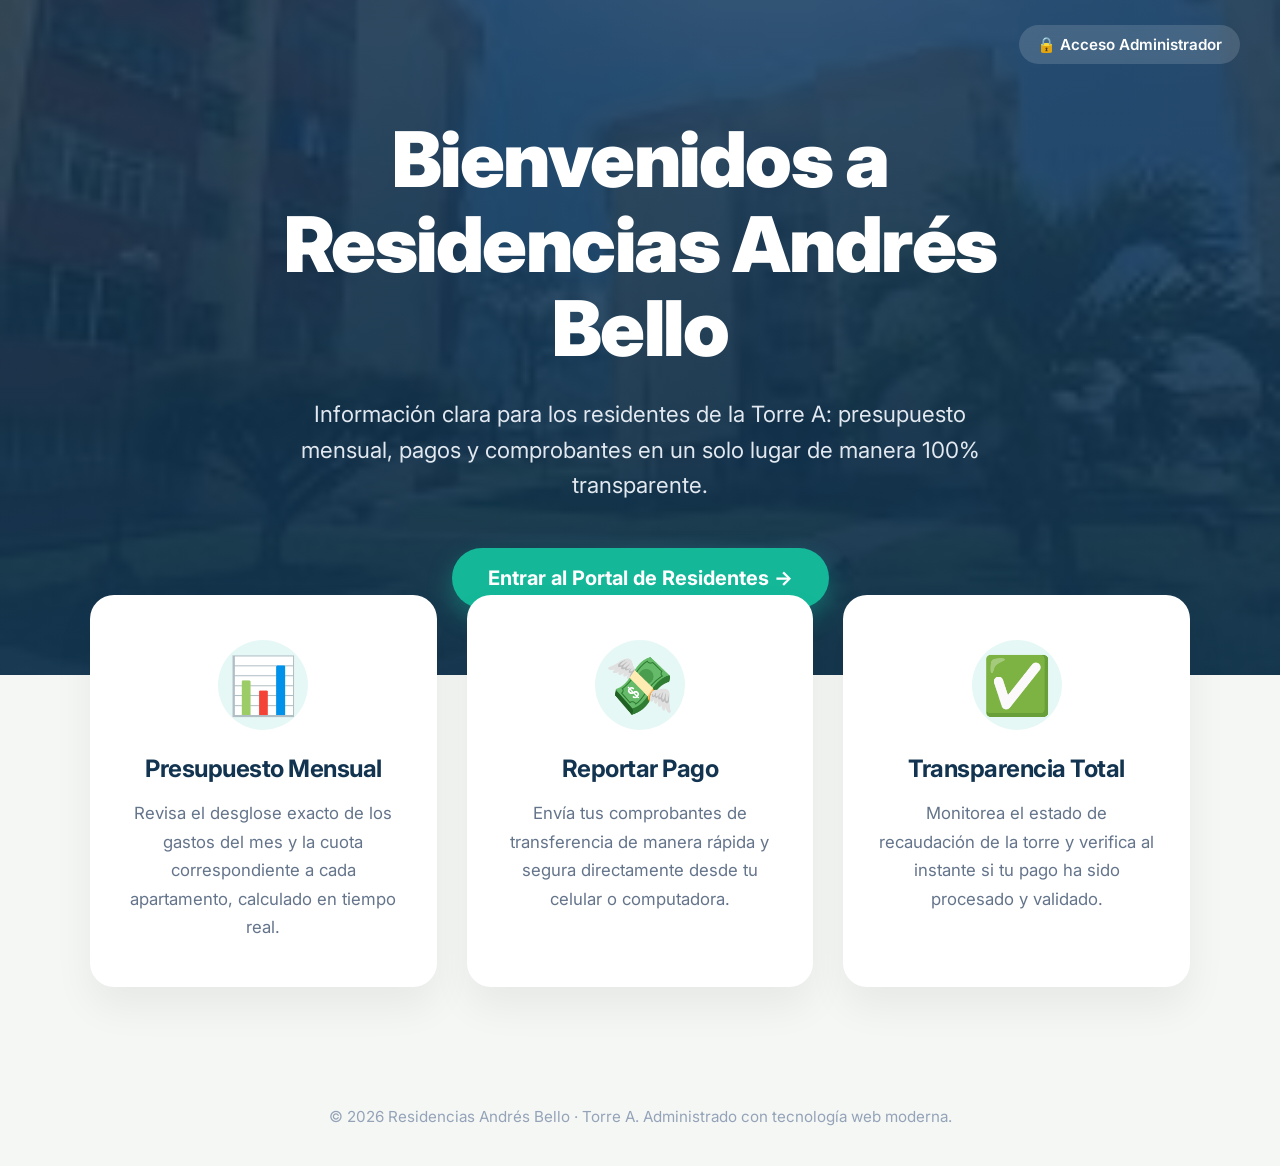
<file: index.html>
<!doctype html>
<html lang="es">
<head>
  <meta charset="UTF-8">
  <meta name="viewport" content="width=device-width, initial-scale=1.0">
  <title>Residencias Andrés Bello</title>
  <meta name="description" content="Portal oficial de Residencias Andrés Bello. Información clara y transparente para todos los residentes." />
  <link href="https://fonts.googleapis.com/css2?family=Inter:wght@400;600;700;900&display=swap" rel="stylesheet">
  <link rel="stylesheet" href="portada.css">
</head>
<body>

  <nav class="top-nav">
    <a href="https://sites.google.com/view/gestion-rab/página-principal?pli=1&authuser=5" class="admin-btn">
      🔒 Acceso Administrador
    </a>
  </nav>

  <header class="hero">
    <div class="hero-content">
      <h1>Bienvenidos a<br>Residencias Andrés Bello</h1>
      <p>Información clara para los residentes de la Torre A: presupuesto mensual, pagos y comprobantes en un solo lugar de manera 100% transparente.</p>
      <a href="dashboard.html" class="btn">Entrar al Portal de Residentes &rarr;</a>
    </div>
  </header>

  <section class="features">
    <div class="feature-card">
      <div class="icon">📊</div>
      <h3>Presupuesto Mensual</h3>
      <p>Revisa el desglose exacto de los gastos del mes y la cuota correspondiente a cada apartamento, calculado en tiempo real.</p>
    </div>
    <div class="feature-card">
      <div class="icon">💸</div>
      <h3>Reportar Pago</h3>
      <p>Envía tus comprobantes de transferencia de manera rápida y segura directamente desde tu celular o computadora.</p>
    </div>
    <div class="feature-card">
      <div class="icon">✅</div>
      <h3>Transparencia Total</h3>
      <p>Monitorea el estado de recaudación de la torre y verifica al instante si tu pago ha sido procesado y validado.</p>
    </div>
  </section>

  <footer>
    &copy; 2026 Residencias Andrés Bello · Torre A. Administrado con tecnología web moderna.
  </footer>

</body>
</html>
</file>
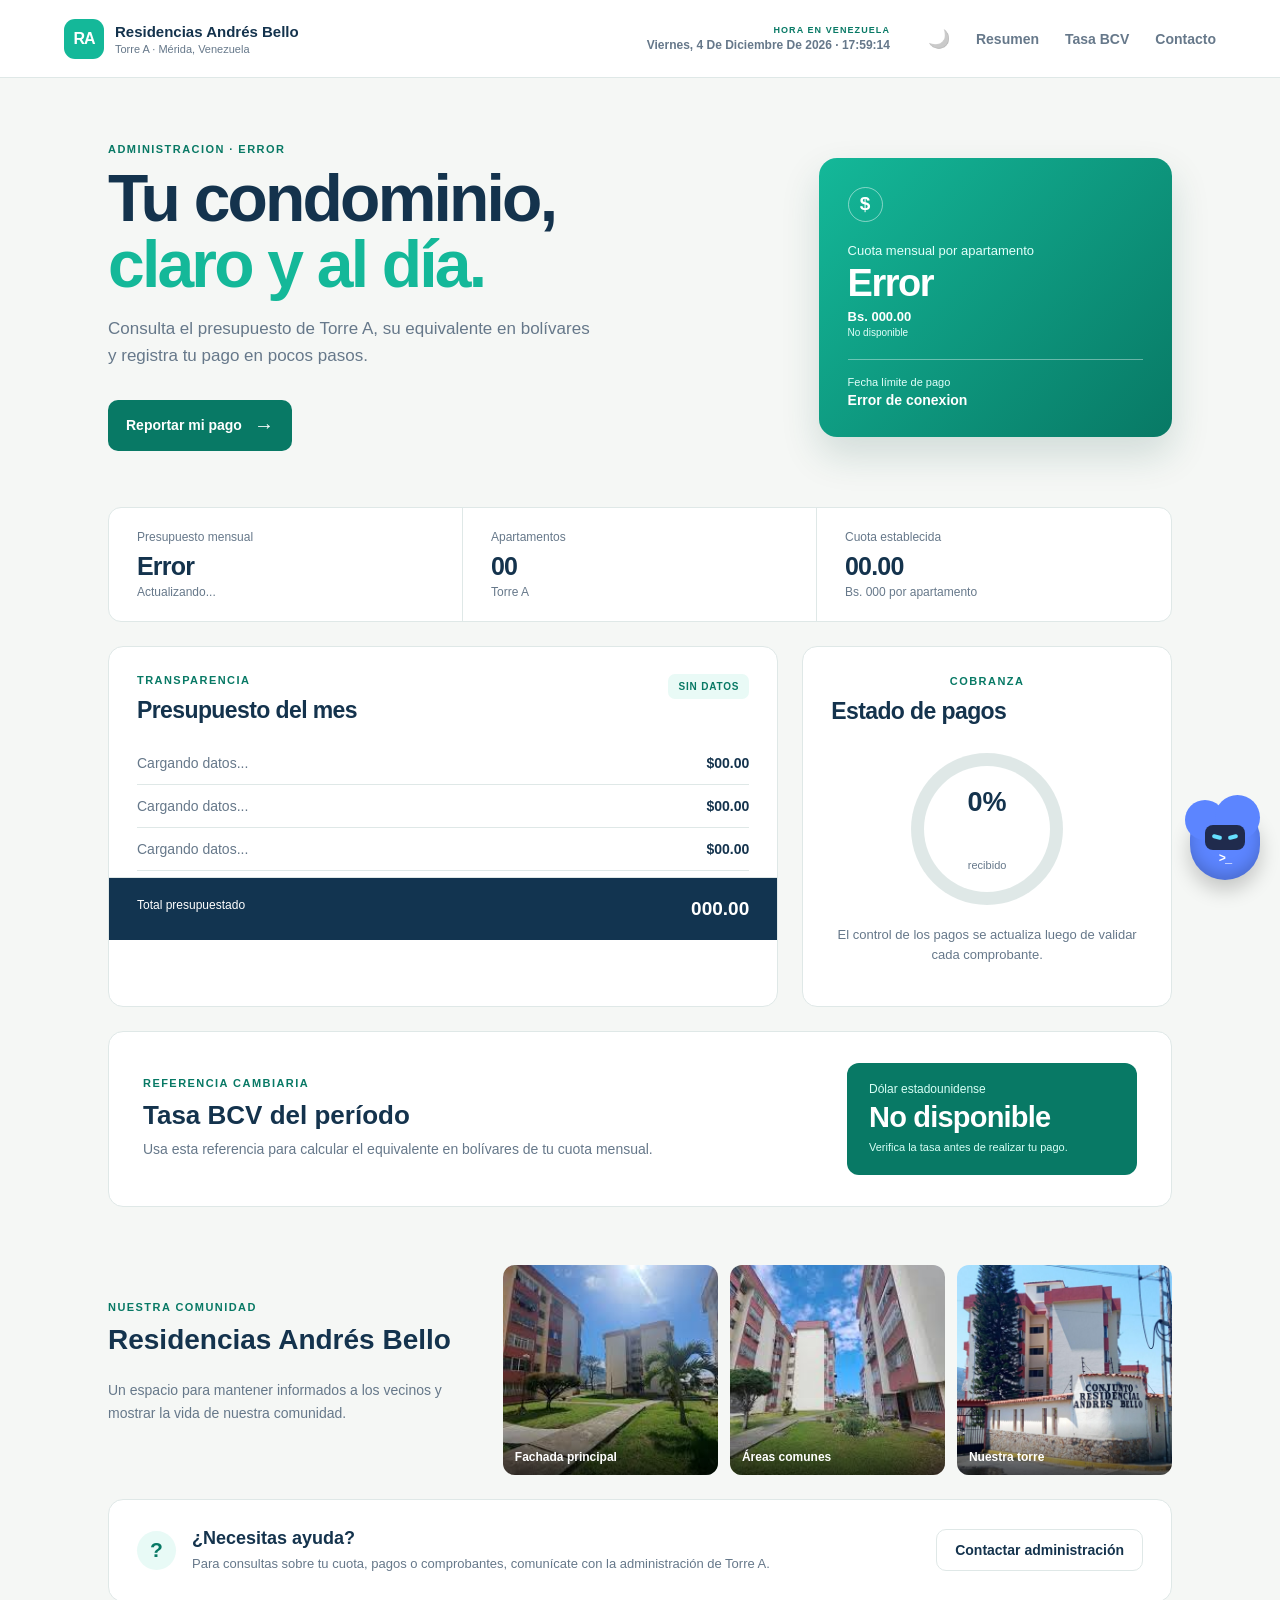
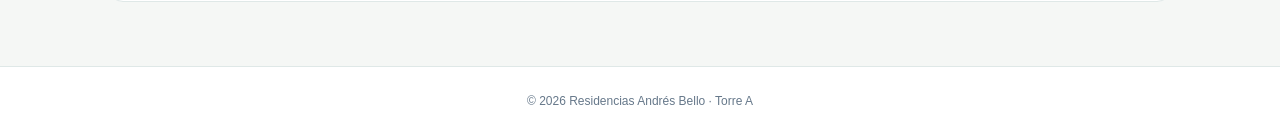
<file: dashboard.html>
<!doctype html>
<html lang="es" data-theme="light">
  <head>
    <meta charset="UTF-8" />
    <meta name="viewport" content="width=device-width, initial-scale=1.0" />
    <title>Residencias Andrés Bello | Torre A</title>
    <meta name="description" content="Dashboard financiero de la Torre A de Residencias Andrés Bello. Consulta el presupuesto mensual, la tasa BCV y reporta tus pagos en línea de forma transparente." />
    <link rel="stylesheet" href="styles.css" />
  </head>
  <body>
    <header class="topbar">
      <a class="brand" href="#inicio" aria-label="Inicio">
        <span class="brand-mark">RA</span>
        <span><strong>Residencias Andrés Bello</strong><small>Torre A · Mérida, Venezuela</small></span>
      </a>
      <div class="live-date" aria-live="polite">
        <span>Hora en Venezuela</span>
        <strong id="fecha-hora-actual">Cargando fecha y hora...</strong>
      </div>
      <nav>
        <button id="theme-toggle" aria-label="Cambiar tema">🌙</button>
        <a class="scroll-link" href="#resumen">Resumen</a>
        <a class="scroll-link" href="#tasa">Tasa BCV</a>
        <a class="scroll-link" href="#contacto">Contacto</a>
      </nav>
    </header>
    <main id="inicio">
      <section class="hero">
        <div>
          <p class="eyebrow" id="periodo-hero">ADMINISTRACIÓN · CARGANDO PERÍODO</p>
          <h1>Tu condominio,<br /><em>claro y al día.</em></h1>
          <p class="hero-copy">Consulta el presupuesto de Torre A, su equivalente en bolívares y registra tu pago en pocos pasos.</p>
          <a class="button primary" href="https://docs.google.com/forms/d/e/1FAIpQLSe9DGuaUtaWF4WO4DJ9DgAh0t8BMmfnsXHeLed1Wag_UKDj8g/viewform?usp=header" target="_blank" rel="noopener">Reportar mi pago <span>→</span></a>
        </div>
        <aside class="amount-card hover-3d">
          <span class="icon-circle">$</span>
          <p>Cuota mensual por apartamento</p>
          <strong id="cuota-usd" class="skeleton">00.00</strong>
          <p class="bs-amount"><span id="cuota-bs" class="skeleton">Bs. 000.00</span> <small id="tasa-bcv" class="skeleton">Tasa referencial: Bs. 000/$</small></p>
          <div></div>
          <small>Fecha límite de pago</small>
          <b id="fecha-limite" class="skeleton">Cargando...</b>
        </aside>
      </section>
      <section class="metrics hover-3d" aria-label="Resumen financiero">
        <article><span>Presupuesto mensual</span><strong id="presupuesto-usd" class="skeleton">000.00</strong><small id="presupuesto-bs" class="skeleton">Actualizando...</small></article>
        <article><span>Apartamentos</span><strong id="apartamentos" class="skeleton">00</strong><small>Torre A</small></article>
        <article><span>Cuota establecida</span><strong id="cuota-usd-resumen" class="skeleton">00.00</strong><small id="cuota-bs-resumen" class="skeleton">Bs. 000 por apartamento</small></article>
      </section>
      <section class="section-grid" id="resumen">
        <article class="panel expense-panel hover-3d">
          <div class="panel-heading"><div><p class="eyebrow">TRANSPARENCIA</p><h2>Presupuesto del mes</h2></div><span class="month skeleton" id="mes-presupuesto">CARGANDO</span></div>
          <div class="expenses">
            <div class="skeleton"><span>Cargando datos...</span><b>$00.00</b></div>
            <div class="skeleton"><span>Cargando datos...</span><b>$00.00</b></div>
            <div class="skeleton"><span>Cargando datos...</span><b>$00.00</b></div>
          </div>
          <footer><span>Total presupuestado</span><strong id="total-presupuesto" class="skeleton">000.00</strong></footer>
        </article>
        <article class="panel status-panel hover-3d">
          <p class="eyebrow">COBRANZA</p><h2>Estado de pagos</h2>
          <div class="progress-ring"><div><strong id="porcentaje-cobrado" class="skeleton">0%</strong><span id="pagos-aprobados" class="skeleton">recibido</span></div></div>
          <p class="status-copy">El control de los pagos se actualiza luego de validar cada comprobante.</p>
        </article>
      </section>
      <section class="rate-panel hover-3d" id="tasa">
        <div>
          <p class="eyebrow">REFERENCIA CAMBIARIA</p>
          <h2>Tasa BCV del período</h2>
          <p>Usa esta referencia para calcular el equivalente en bolívares de tu cuota mensual.</p>
        </div>
        <div class="rate-value">
          <span>Dólar estadounidense</span>
          <strong id="tasa-bcv-card" class="skeleton">Bs. 000/$</strong>
          <small>Verifica la tasa antes de realizar tu pago.</small>
        </div>
      </section>
      <section class="gallery">
        <div><p class="eyebrow">NUESTRA COMUNIDAD</p><h2>Residencias Andrés Bello</h2><p>Un espacio para mantener informados a los vecinos y mostrar la vida de nuestra comunidad.</p></div>
        <div class="gallery-grid"><figure><img src="imagenes/condominio-1.jpg" alt="Fachada de Residencias Andrés Bello"/><figcaption>Fachada principal</figcaption></figure><figure><img src="imagenes/condominio-2.jpg" alt="Áreas comunes de Residencias Andrés Bello"/><figcaption>Áreas comunes</figcaption></figure><figure><img src="imagenes/condominio-3.jpg" alt="Vista de Residencias Andrés Bello"/><figcaption>Nuestra torre</figcaption></figure></div>
      </section>
      <section class="help hover-3d" id="contacto">
        <div><span class="help-icon">?</span><div><h2>¿Necesitas ayuda?</h2><p>Para consultas sobre tu cuota, pagos o comprobantes, comunícate con la administración de Torre A.</p></div></div>
        <a class="button outline" href="mailto:administracion@residenciasandresbello.com">Contactar administración</a>
      </section>
    </main>
    <footer>© 2026 Residencias Andrés Bello · Torre A</footer>
    <script src="script.js?v=9"></script>
    <script src="chatbot.js?v=2"></script>
  </body>
</html>
</file>
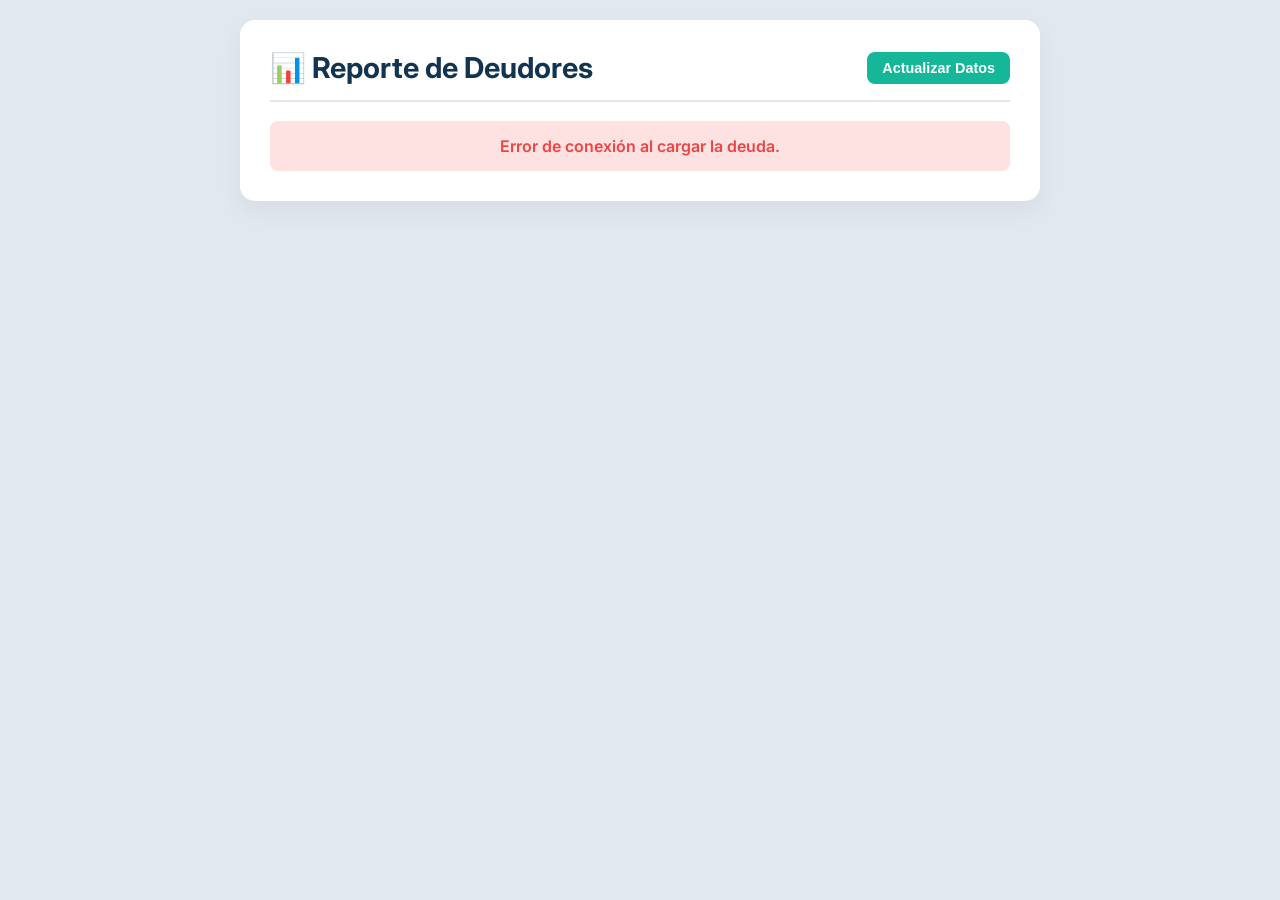
<file: deudores.html>
<!doctype html>
<html lang="es">
<head>
  <meta charset="UTF-8">
  <meta name="viewport" content="width=device-width, initial-scale=1.0">
  <title>Panel de Administrador - Deudores</title>
  <link href="https://fonts.googleapis.com/css2?family=Inter:wght@400;600;700&display=swap" rel="stylesheet">
  <style>
    :root {
      --mint: #14b899;
      --navy: #123450;
      --light: #f8fafc;
      --danger: #ef4444;
      --danger-light: #fee2e2;
    }
    * { box-sizing: border-box; }
    body { margin: 0; padding: 20px; font-family: 'Inter', sans-serif; background: #e2e8f0; color: var(--navy); }
    .container { max-width: 800px; margin: 0 auto; background: white; padding: 30px; border-radius: 15px; box-shadow: 0 10px 25px rgba(0,0,0,0.05); }
    h1 { margin-top: 0; font-size: 1.8rem; border-bottom: 2px solid #e2e8f0; padding-bottom: 15px; display: flex; align-items: center; gap: 10px; }
    .btn-refresh { background: var(--mint); color: white; border: none; padding: 8px 15px; border-radius: 8px; cursor: pointer; font-weight: 600; font-size: 0.9rem; margin-left: auto; }
    .btn-refresh:hover { background: #087965; }
    
    .loading { text-align: center; padding: 40px; color: #64748b; font-style: italic; }
    .error { background: var(--danger-light); color: var(--danger); padding: 15px; border-radius: 8px; text-align: center; font-weight: 600; display: none; }
    
    table { width: 100%; border-collapse: collapse; margin-top: 20px; }
    th, td { padding: 15px; text-align: left; border-bottom: 1px solid #e2e8f0; }
    th { background: var(--light); font-weight: 600; color: #64748b; text-transform: uppercase; font-size: 0.85rem; letter-spacing: 0.5px; }
    tr:last-child td { border-bottom: none; }
    .badge { background: var(--danger-light); color: var(--danger); padding: 4px 8px; border-radius: 12px; font-size: 0.8rem; font-weight: 700; }
    .amount { font-family: monospace; font-size: 1.1rem; font-weight: 600; }
    
    .summary-cards { display: grid; grid-template-columns: 1fr 1fr 1fr; gap: 20px; margin-top: 30px; }
    .card { background: var(--light); padding: 20px; border-radius: 10px; text-align: center; border: 1px solid #e2e8f0; }
    .card h3 { margin: 0 0 10px; font-size: 0.9rem; color: #64748b; text-transform: uppercase; }
    .card .val { font-size: 1.8rem; font-weight: 700; color: var(--navy); margin: 0; }
    .card .val.red { color: var(--danger); }
    
    @media (max-width: 600px) {
      .summary-cards { grid-template-columns: 1fr; }
      th, td { padding: 10px 5px; font-size: 0.9rem; }
    }
  </style>
</head>
<body>

  <div class="container">
    <h1>
      📊 Reporte de Deudores 
      <button class="btn-refresh" onclick="cargarDeudas()">Actualizar Datos</button>
    </h1>
    
    <div id="error-msg" class="error"></div>
    <div id="loading" class="loading">Cargando datos desde la base de datos...</div>
    
    <div id="content" style="display: none;">
      <div class="summary-cards">
        <div class="card">
          <h3>Apartamentos con deuda</h3>
          <p class="val" id="total-aptos">0</p>
        </div>
        <div class="card">
          <h3>Deuda Total (USD)</h3>
          <p class="val red" id="total-usd">$0.00</p>
        </div>
        <div class="card">
          <h3>Deuda Total (Bs)</h3>
          <p class="val red" id="total-bs">Bs 0.00</p>
        </div>
      </div>

      <table id="tabla-deudas">
        <thead>
          <tr>
            <th>Apto</th>
            <th>Meses Adeudados</th>
            <th>Deuda ($)</th>
            <th>Deuda (Bs)</th>
          </tr>
        </thead>
        <tbody>
          <!-- Llenado por JS -->
        </tbody>
      </table>
    </div>
  </div>

  <script>
    var ENDPOINT = "https://script.google.com/macros/s/AKfycbyM3Z3dYBaQcaKEdn588WaTM7wKp_8zE9KHqNciKmfNoqFx76-9TtV8EjHvx8OyVtrG9w/exec";
    
    function cargarDeudas() {
      document.getElementById("content").style.display = "none";
      document.getElementById("error-msg").style.display = "none";
      document.getElementById("loading").style.display = "block";
      
      fetch(ENDPOINT + "?action=deudores&t=" + Date.now())
        .then(function(r) { return r.json(); })
        .then(function(data) {
          document.getElementById("loading").style.display = "none";
          
          if (data.error) {
            document.getElementById("error-msg").textContent = data.error;
            document.getElementById("error-msg").style.display = "block";
            return;
          }
          
          document.getElementById("content").style.display = "block";
          
          var tbody = document.querySelector("#tabla-deudas tbody");
          tbody.innerHTML = "";
          
          var sumaUsd = 0;
          var sumaBs = 0;
          var countAptos = 0;
          
          if (data.deudas && data.deudas.length > 0) {
            data.deudas.forEach(function(d) {
              // Filtrar el apartamento 11 por seguridad visual
              if (String(d.apto) === "11") return;
              
              countAptos++;
              sumaUsd += Number(d.usd) || 0;
              sumaBs += Number(d.bs) || 0;
              
              var tr = document.createElement("tr");
              tr.innerHTML = "<td><strong>" + d.apto + "</strong></td>" +
                             "<td><span class='badge'>" + d.meses + "</span></td>" +
                             "<td class='amount'>$" + (Number(d.usd) || 0).toFixed(2) + "</td>" +
                             "<td class='amount'>Bs " + (Number(d.bs) || 0).toFixed(2) + "</td>";
              tbody.appendChild(tr);
            });
          }
          
          if (countAptos === 0) {
            tbody.innerHTML = "<tr><td colspan='4' style='text-align:center; padding:30px; color:#10b981; font-weight:bold;'>¡Excelente! No hay apartamentos con deudas reportadas.</td></tr>";
          }
          
          document.getElementById("total-aptos").textContent = countAptos;
          document.getElementById("total-usd").textContent = "$" + sumaUsd.toFixed(2);
          document.getElementById("total-bs").textContent = "Bs " + sumaBs.toFixed(2);
        })
        .catch(function(e) {
          document.getElementById("loading").style.display = "none";
          document.getElementById("error-msg").textContent = "Error de conexión al cargar la deuda.";
          document.getElementById("error-msg").style.display = "block";
        });
    }

    // Cargar al inicio
    document.addEventListener("DOMContentLoaded", cargarDeudas);
  </script>
</body>
</html>
</file>
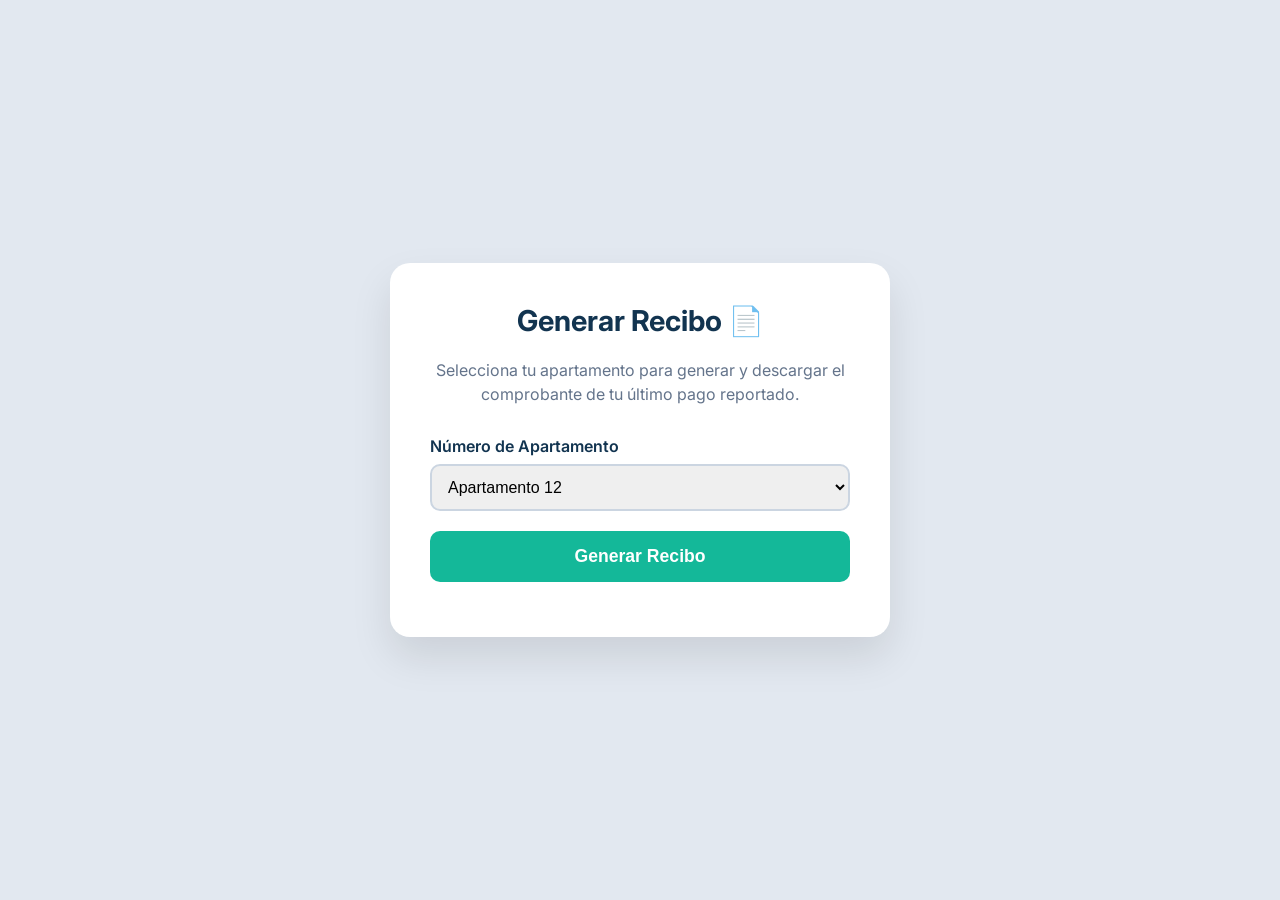
<file: recibo.html>
<!doctype html>
<html lang="es">
<head>
  <meta charset="UTF-8">
  <meta name="viewport" content="width=device-width, initial-scale=1.0">
  <title>Comprobante de Pago - Torre A</title>
  <link href="https://fonts.googleapis.com/css2?family=Inter:wght@400;600;700;900&display=swap" rel="stylesheet">
  <style>
    :root {
      --mint: #14b899;
      --mint-dark: #087965;
      --navy: #123450;
      --light: #f5f7f5;
    }
    * { box-sizing: border-box; }
    body, html { margin: 0; padding: 0; font-family: 'Inter', sans-serif; background: #e2e8f0; color: var(--navy); display: flex; justify-content: center; align-items: center; min-height: 100vh; }
    .container { background: white; padding: 40px; border-radius: 20px; box-shadow: 0 20px 40px rgba(0,0,0,0.1); width: 100%; max-width: 500px; }
    h1 { margin-top: 0; font-size: 1.8rem; text-align: center; }
    p { text-align: center; color: #64748b; margin-bottom: 30px; line-height: 1.5; }
    .form-group { margin-bottom: 20px; }
    label { display: block; margin-bottom: 8px; font-weight: 600; }
    select { width: 100%; padding: 12px; border: 2px solid #cbd5e1; border-radius: 10px; font-size: 1rem; outline: none; transition: border-color 0.3s; }
    select:focus { border-color: var(--mint); }
    button { width: 100%; padding: 15px; background: var(--mint); color: white; border: none; border-radius: 10px; font-size: 1.1rem; font-weight: 700; cursor: pointer; transition: background 0.3s; }
    button:hover { background: var(--mint-dark); }
    button:disabled { background: #94a3b8; cursor: not-allowed; }
    .error { color: #ef4444; text-align: center; margin-top: 15px; font-weight: 600; }
    
    /* Recibo Styles */
    #recibo-box { display: none; margin-top: 30px; border: 2px dashed #cbd5e1; padding: 25px; border-radius: 15px; background: #fafafa; }
    .recibo-header { text-align: center; border-bottom: 1px solid #cbd5e1; padding-bottom: 15px; margin-bottom: 15px; }
    .recibo-header h2 { margin: 0; font-size: 1.5rem; color: var(--navy); }
    .recibo-header p { margin: 5px 0 0; font-size: 0.9rem; }
    .recibo-row { display: flex; justify-content: space-between; margin-bottom: 10px; font-size: 1rem; }
    .recibo-row strong { color: var(--navy); }
    .recibo-total { border-top: 1px solid #cbd5e1; margin-top: 15px; padding-top: 15px; font-size: 1.2rem; font-weight: 900; }
    .status-badge { display: inline-block; padding: 4px 10px; border-radius: 20px; font-size: 0.8rem; font-weight: 700; color: white; }
    .status-aprobado { background: #10b981; }
    .status-pendiente { background: #f59e0b; }
    .print-btn { background: var(--navy); margin-top: 20px; }
    .print-btn:hover { background: #0f2940; }

    @media print {
      body { background: white; }
      .container { box-shadow: none; padding: 0; }
      #form-section, .print-btn { display: none; }
      #recibo-box { display: block; border: 2px solid black; }
    }
  </style>
</head>
<body>

  <div class="container">
    <div id="form-section">
      <h1>Generar Recibo 📄</h1>
      <p>Selecciona tu apartamento para generar y descargar el comprobante de tu último pago reportado.</p>
      
      <div class="form-group">
        <label for="apto">Número de Apartamento</label>
        <select id="apto">
          <!-- Opciones dinámicas excluyendo el 11 -->
        </select>
      </div>
      
      <button id="btn-generar">Generar Recibo</button>
      <div id="error-msg" class="error"></div>
    </div>

    <div id="recibo-box">
      <div class="recibo-header">
        <h2>Recibo de Pago</h2>
        <p>Residencias Andrés Bello · Torre A</p>
      </div>
      <div class="recibo-row">
        <span>Apartamento:</span>
        <strong id="r-apto">--</strong>
      </div>
      <div class="recibo-row">
        <span>Fecha de Pago:</span>
        <strong id="r-fecha">--</strong>
      </div>
      <div class="recibo-row">
        <span>N° de Referencia:</span>
        <strong id="r-ref">--</strong>
      </div>
      <div class="recibo-row">
        <span>Estado:</span>
        <span id="r-estado" class="status-badge">--</span>
      </div>
      <div class="recibo-row recibo-total">
        <span>Monto Registrado:</span>
        <strong id="r-monto">--</strong>
      </div>
      
      <button class="print-btn" onclick="window.print()">🖨️ Imprimir / Guardar PDF</button>
      <button onclick="location.reload()" style="background:transparent; color:var(--navy); margin-top:10px; border:1px solid var(--navy);">Consultar otro apartamento</button>
    </div>
  </div>

  <script>
    var ENDPOINT = "https://script.google.com/macros/s/AKfycbyM3Z3dYBaQcaKEdn588WaTM7wKp_8zE9KHqNciKmfNoqFx76-9TtV8EjHvx8OyVtrG9w/exec";
    
    // Generar apartamentos sin el 11
    var selectApto = document.getElementById("apto");
    var pisos = [1, 2, 3, 4, 5, 6];
    var aptosPorPiso = [1, 2, 3, 4];
    
    pisos.forEach(function(piso) {
      aptosPorPiso.forEach(function(numero) {
        var aptoStr = piso.toString() + numero.toString();
        if (aptoStr !== "11") {
          var opt = document.createElement("option");
          opt.value = aptoStr;
          opt.textContent = "Apartamento " + aptoStr;
          selectApto.appendChild(opt);
        }
      });
    });

    document.getElementById("btn-generar").addEventListener("click", function() {
      var apto = selectApto.value;
      var btn = this;
      var errorMsg = document.getElementById("error-msg");
      
      btn.disabled = true;
      btn.textContent = "Buscando pago...";
      errorMsg.textContent = "";

      fetch(ENDPOINT + "?action=recibo&apto=" + encodeURIComponent(apto) + "&t=" + Date.now())
        .then(function(r) { return r.json(); })
        .then(function(data) {
          if (data.encontrado) {
            document.getElementById("form-section").style.display = "none";
            document.getElementById("recibo-box").style.display = "block";
            
            document.getElementById("r-apto").textContent = data.apto;
            document.getElementById("r-fecha").textContent = data.fecha;
            document.getElementById("r-ref").textContent = data.referencia;
            document.getElementById("r-monto").textContent = "$" + data.monto;
            
            var estadoBadge = document.getElementById("r-estado");
            estadoBadge.textContent = data.estado;
            estadoBadge.className = "status-badge"; // reset
            if(data.estado.toUpperCase() === "APROBADO" || data.estado.toUpperCase() === "PAGADO") {
                estadoBadge.classList.add("status-aprobado");
            } else {
                estadoBadge.classList.add("status-pendiente");
            }
          } else {
            errorMsg.textContent = data.error || "No se encontró un pago registrado para este apartamento en el mes actual.";
            btn.disabled = false;
            btn.textContent = "Generar Recibo";
          }
        })
        .catch(function() {
          errorMsg.textContent = "Error de conexión. Intenta de nuevo.";
          btn.disabled = false;
          btn.textContent = "Generar Recibo";
        });
    });
  </script>
</body>
</html>
</file>
<file: portada.css>
:root {
  --mint: #14b899;
  --mint-dark: #087965;
  --navy: #123450;
  --light: #f5f7f5;
}
body, html { margin: 0; padding: 0; font-family: 'Inter', sans-serif; background: var(--light); color: var(--navy); }
.top-nav {
  position: absolute;
  top: 0; left: 0; right: 0;
  padding: 25px 40px;
  display: flex;
  justify-content: flex-end;
  z-index: 10;
}
.admin-btn {
  display: flex;
  align-items: center;
  gap: 8px;
  color: white;
  text-decoration: none;
  font-size: 0.95rem;
  font-weight: 600;
  background: rgba(255, 255, 255, 0.15);
  padding: 10px 18px;
  border-radius: 50px;
  backdrop-filter: blur(10px);
  transition: all 0.3s;
}
.admin-btn:hover { background: rgba(255, 255, 255, 0.3); }
.hero {
  position: relative;
  height: 75vh;
  min-height: 500px;
  display: flex;
  align-items: center;
  justify-content: center;
  text-align: center;
  color: white;
  background: url('imagenes/condominio-1.jpg') center/cover no-repeat;
}
.hero::before {
  content: '';
  position: absolute;
  inset: 0;
  background: linear-gradient(to bottom, rgba(18, 52, 80, 0.75), rgba(18, 52, 80, 0.95));
}
.hero-content {
  position: relative;
  z-index: 1;
  max-width: 850px;
  padding: 20px;
  animation: fadeInUp 1s ease-out;
}
.hero h1 { font-size: clamp(2.8rem, 6vw, 4.8rem); font-weight: 900; margin-bottom: 24px; line-height: 1.1; letter-spacing: -1.5px; }
.hero p { font-size: clamp(1.1rem, 2vw, 1.4rem); margin-bottom: 45px; color: #e2e8f0; line-height: 1.6; max-width: 700px; margin-left: auto; margin-right: auto; }
.btn {
  display: inline-block;
  padding: 18px 36px;
  background: var(--mint);
  color: white;
  text-decoration: none;
  font-size: 1.25rem;
  font-weight: 700;
  border-radius: 50px;
  transition: all 0.3s ease;
  box-shadow: 0 10px 25px rgba(20, 184, 153, 0.4);
}
.btn:hover { background: var(--mint-dark); transform: translateY(-4px); box-shadow: 0 15px 35px rgba(20, 184, 153, 0.5); }
.features {
  display: grid;
  grid-template-columns: repeat(auto-fit, minmax(280px, 1fr));
  gap: 30px;
  max-width: 1100px;
  margin: -80px auto 80px;
  padding: 0 24px;
  position: relative;
  z-index: 2;
}
.feature-card {
  background: white;
  padding: 45px 35px;
  border-radius: 24px;
  text-align: center;
  box-shadow: 0 20px 40px rgba(0,0,0,0.06);
  transition: transform 0.4s cubic-bezier(0.175, 0.885, 0.32, 1.275), box-shadow 0.4s ease;
}
.feature-card:hover { transform: translateY(-12px); box-shadow: 0 30px 60px rgba(0,0,0,0.12); }
.icon {
  font-size: 3.5rem;
  margin-bottom: 24px;
  display: inline-block;
  background: #e6f8f5;
  width: 90px;
  height: 90px;
  line-height: 90px;
  border-radius: 50%;
  color: var(--mint-dark);
}
.feature-card h3 { margin: 0 0 16px; font-size: 1.5rem; color: var(--navy); letter-spacing: -0.5px; }
.feature-card p { margin: 0; color: #64748b; line-height: 1.7; font-size: 1.05rem; }
@keyframes fadeInUp {
  from { opacity: 0; transform: translateY(40px); }
  to { opacity: 1; transform: translateY(0); }
}
@media (max-width: 768px) {
  .hero {
    height: auto;
    min-height: 85vh;
    padding-top: 80px;
    padding-bottom: 120px;
  }
  .features {
    margin-top: -50px;
  }
}
footer { text-align: center; padding: 40px 20px; color: #94a3b8; font-size: 0.95rem; }
</file>
<file: styles.css>
:root { 
  --ink: #14334d; --muted: #66788a; --mint: #14b899; --mint-dark: #087965; --cream: #f5f7f5; --line: #dfe8e7; --navy: #123450; --bg-panel: #ffffff;
}
[data-theme="dark"] {
  --ink: #f1f5f9; --muted: #94a3b8; --mint: #0f766e; --mint-dark: #2dd4bf; --cream: #0f172a; --line: #334155; --navy: #1e293b; --bg-panel: #1e293b;
}

* { box-sizing:border-box; }
html { scroll-behavior:smooth; }
body { margin:0; color:var(--ink); background:var(--cream); font-family:Arial,Helvetica,sans-serif; transition: background 0.3s, color 0.3s; }

/* Barra Superior */
.topbar { height:78px; display:flex; align-items:center; justify-content:space-between; padding:0 max(5vw,28px); border-bottom:1px solid var(--line); background:var(--bg-panel); transition: background 0.3s; }
.live-date { margin-left:auto; margin-right:38px; text-align:right; color:var(--muted); }
.live-date span { display:block; color:var(--mint-dark); font-size:9px; font-weight:800; letter-spacing:.12em; text-transform:uppercase; }
.live-date strong { display:block; margin-top:3px; font-size:12px; font-weight:600; text-transform:capitalize; }
.brand { display:flex; align-items:center; gap:11px; color:var(--ink); text-decoration:none; }
.brand-mark { display:grid; place-items:center; width:40px; height:40px; border-radius:11px; background:var(--mint); color:#fff; font-weight:800; letter-spacing:-1px; }
.brand strong,.brand small { display:block; }.brand strong { font-size:15px; }.brand small { margin-top:3px; font-size:11px; color:var(--muted); }
nav { display:flex; gap:26px; align-items:center; } nav a { color:var(--muted); font-size:14px; font-weight:600; text-decoration:none; } nav a:hover { color:var(--mint-dark); }
#theme-toggle { background:none; border:none; font-size:18px; cursor:pointer; padding:0; filter: grayscale(100%); transition: 0.2s; } #theme-toggle:hover { filter: grayscale(0%); transform:scale(1.1); }

main { max-width:1120px; margin:auto; padding:54px 28px 64px; }
.hero { display:grid; grid-template-columns:1.45fr .8fr; align-items:center; gap:70px; min-height:330px; }
.eyebrow { margin:0 0 11px; color:var(--mint-dark); font-size:11px; font-weight:800; letter-spacing:1.45px; }
h1,h2,p { margin-top:0; } h1 { margin-bottom:18px; max-width:620px; font-size:clamp(40px,5.2vw,66px); line-height:.99; letter-spacing:-2.8px; } h1 em { color:var(--mint); font-style:normal; }
.hero-copy { max-width:490px; color:var(--muted); font-size:17px; line-height:1.6; }
.button { display:inline-flex; align-items:center; justify-content:center; gap:12px; padding:14px 18px; border-radius:10px; font-size:14px; font-weight:700; text-decoration:none; transition:.2s; }.primary { margin-top:13px; color:#fff; background:var(--mint-dark); }.primary:hover { background:var(--mint); transform:translateY(-2px); box-shadow:0 8px 20px rgba(20,184,153,.3); }.primary span { font-size:20px; }

/* Tarjetas y Paneles (Hover 3D) */
.hover-3d { transition: transform 0.3s cubic-bezier(0.175, 0.885, 0.32, 1.275), box-shadow 0.3s ease; }
.hover-3d:hover { transform: translateY(-4px); box-shadow: 0 16px 32px rgba(0,0,0,0.08); }

.amount-card { padding:29px; border-radius:18px; color:#fff; background:linear-gradient(135deg, var(--mint) 0%, var(--mint-dark) 100%); box-shadow:0 18px 38px rgba(18,80,70,.16); }.icon-circle { display:grid; place-items:center; width:35px; height:35px; border:1px solid #ffffff7a; border-radius:50%; font-size:19px; font-weight:bold; }.amount-card p { margin:21px 0 4px; color:#e2fffa; font-size:13px; }.amount-card strong { font-size:38px; letter-spacing:-1.5px; display:inline-block; }.amount-card div { height:1px; margin:21px 0 16px; background:#ffffff62; }.amount-card small,.amount-card b { display:block; }.amount-card small { color:#e2fffa; font-size:11px; }.amount-card b { margin-top:4px; font-size:14px; }
.amount-card .bs-amount { margin:4px 0 0; color:#fff; font-size:13px; font-weight:bold; }
.amount-card .bs-amount small { display:block; margin-top:3px; color:#e2fffa; font-size:10px; font-weight:normal; }

.metrics { display:grid; grid-template-columns:repeat(3,1fr); margin:45px 0 24px; border:1px solid var(--line); border-radius:13px; overflow:hidden; background:var(--bg-panel); transition: background 0.3s, border-color 0.3s; }.metrics article { padding:22px 28px; border-right:1px solid var(--line); }.metrics article:last-child { border:0; }.metrics span,.metrics small { display:block; color:var(--muted); font-size:12px; }.metrics strong { display:block; margin:8px 0 4px; color:var(--ink); font-size:25px; letter-spacing:-.8px; display:inline-block; }

.section-grid { display:grid; grid-template-columns:1.45fr .8fr; gap:24px; }.panel { border:1px solid var(--line); border-radius:15px; background:var(--bg-panel); transition: background 0.3s, border-color 0.3s; }.expense-panel { overflow:hidden; }.panel-heading { display:flex; justify-content:space-between; align-items:start; padding:27px 28px 18px; }.panel h2 { margin:0; font-size:23px; letter-spacing:-.6px; }.month { padding:7px 10px; border-radius:7px; color:var(--mint-dark); background:#e9faf6; font-size:10px; font-weight:800; letter-spacing:.8px; display:inline-block; }.expenses { padding:0 28px; }.expenses div { display:flex; justify-content:space-between; padding:13px 0; border-bottom:1px solid var(--line); color:var(--muted); font-size:14px; }.expenses b { color:var(--ink); }.expense-panel footer { display:flex; justify-content:space-between; margin-top:6px; padding:20px 28px; color:#fff; background:var(--navy); }.expense-panel footer strong { font-size:19px; display:inline-block; }

/* Termometro Financiero (Progress Ring) */
.status-panel { padding:28px; text-align:center; }.status-panel h2 { text-align:left; }
.progress-ring { display:grid; place-items:center; width:152px; height:152px; margin:28px auto 20px; border-radius:50%; background:conic-gradient(var(--progress-color, var(--mint)) var(--progress-angle, 0deg), var(--line) 0deg); transition: background 0.5s; }.progress-ring>div { display:grid; place-items:center; width:126px; height:126px; border-radius:50%; background:var(--bg-panel); transition: background 0.3s; }.progress-ring strong { font-size:27px; display:inline-block; }.progress-ring span { color:var(--muted); font-size:11px; }.status-copy { color:var(--muted); font-size:13px; line-height:1.55; }

.rate-panel { display:flex; align-items:center; justify-content:space-between; gap:30px; margin-top:24px; padding:31px 34px; border:1px solid var(--line); border-radius:15px; background:var(--bg-panel); transition: background 0.3s, border-color 0.3s; }.rate-panel h2 { margin:0 0 8px; font-size:26px; }.rate-panel>div>p:not(.eyebrow) { max-width:560px; margin:0; color:var(--muted); font-size:14px; line-height:1.55; }.rate-value { min-width:290px; padding:19px 22px; border-radius:12px; color:#fff; background:var(--mint-dark); }.rate-value span,.rate-value small { display:block; }.rate-value span { color:#d7fff6; font-size:12px; }.rate-value strong { display:block; margin:5px 0 6px; font-size:29px; letter-spacing:-.8px; display:inline-block; }.rate-value small { color:#d7fff6; font-size:11px; line-height:1.4; }

.gallery { display:grid; grid-template-columns:.8fr 1.5fr; gap:38px; align-items:center; margin-top:58px; }.gallery h2 { font-size:28px; }.gallery>div>p:not(.eyebrow) { color:var(--muted); font-size:14px; line-height:1.6; }
.gallery-grid { display:grid; grid-template-columns:repeat(3,1fr); gap:12px; }.gallery figure { position:relative; height:210px; margin:0; overflow:hidden; border-radius:12px; background:#dbe8e5; }.gallery img { width:100%; height:100%; object-fit:cover; transition: transform 0.5s; }.gallery figure:hover img { transform: scale(1.05); }.gallery figcaption { position:absolute; right:0; bottom:0; left:0; padding:28px 12px 11px; color:#fff; background:linear-gradient(transparent,rgba(0,0,0,.65)); font-size:12px; font-weight:bold; }

.help { display:flex; align-items:center; justify-content:space-between; gap:22px; margin-top:24px; padding:28px; border:1px solid var(--line); border-radius:15px; background:var(--bg-panel); transition: background 0.3s, border-color 0.3s; }.help>div { display:flex; align-items:center; gap:16px; }.help-icon { display:grid; place-items:center; flex:0 0 auto; width:39px; height:39px; border-radius:50%; color:var(--mint-dark); background:#e8faf6; font-size:21px; font-weight:bold; }.help h2 { margin:0 0 5px; font-size:18px; }.help p { max-width:580px; margin:0; color:var(--muted); font-size:13px; line-height:1.5; }.outline { color:var(--ink); border:1px solid var(--line); white-space:nowrap; padding:12px 18px; border-radius:10px; font-weight:bold; text-decoration:none; transition:0.2s; }.outline:hover { background:var(--line); } 
footer { padding:27px; color:var(--muted); border-top:1px solid var(--line); background:var(--bg-panel); text-align:center; font-size:12px; transition: background 0.3s; }

/* Animaciones de Skeleton Loading */
@keyframes shimmer { 0% { background-position: -200% 0; } 100% { background-position: 200% 0; } }
.skeleton { background: linear-gradient(90deg, var(--line) 25%, var(--cream) 50%, var(--line) 75%); background-size: 200% 100%; animation: shimmer 1.5s infinite; color: transparent !important; border-radius: 6px; }

@media (max-width:720px) {
  .topbar { height:auto; padding:13px 15px; } .topbar nav { gap:15px; } .topbar nav a { display:none; } .live-date { margin:0 0 0 auto; max-width:154px; line-height:1.35; } .live-date strong { font-size:10px; } .brand-mark { width:34px; height:34px; border-radius:9px; font-size:13px; } .brand strong { font-size:13px; }.brand small { font-size:9px; } main { padding:25px 14px 38px; } .hero,.section-grid { grid-template-columns:1fr; gap:21px; } .hero { min-height:0; }.hero-copy { font-size:15px; line-height:1.5; } h1 { margin-bottom:13px; font-size:39px; letter-spacing:-1.8px; } .eyebrow { margin-bottom:8px; font-size:9px; } .button { padding:12px 15px; font-size:13px; } .amount-card { max-width:430px; padding:22px; border-radius:15px; } .amount-card p { margin-top:15px; }.amount-card strong { font-size:32px; } .metrics { grid-template-columns:1fr; margin:28px 0 18px; } .metrics article { padding:16px 19px; border-right:0; border-bottom:1px solid var(--line); } .metrics article:last-child { border-bottom:0; }.metrics strong { margin:5px 0 2px; font-size:22px; } .panel-heading,.status-panel { padding:21px; }.expenses { padding:0 21px; } .expenses div { padding:10px 0; font-size:13px; }.expense-panel footer { padding:16px 21px; } .progress-ring { width:130px; height:130px; margin:21px auto 15px; }.progress-ring>div { width:108px; height:108px; } .rate-panel,.help { display:block; padding:22px; }.rate-panel h2 { font-size:23px; } .help .outline { width:100%; margin-top:18px; display:block; text-align:center; } .rate-value { min-width:0; margin-top:18px; } .gallery { grid-template-columns:1fr; gap:24px; }.gallery-grid { grid-template-columns:repeat(3,1fr); }.gallery figure { height:130px; }
}
</file>
